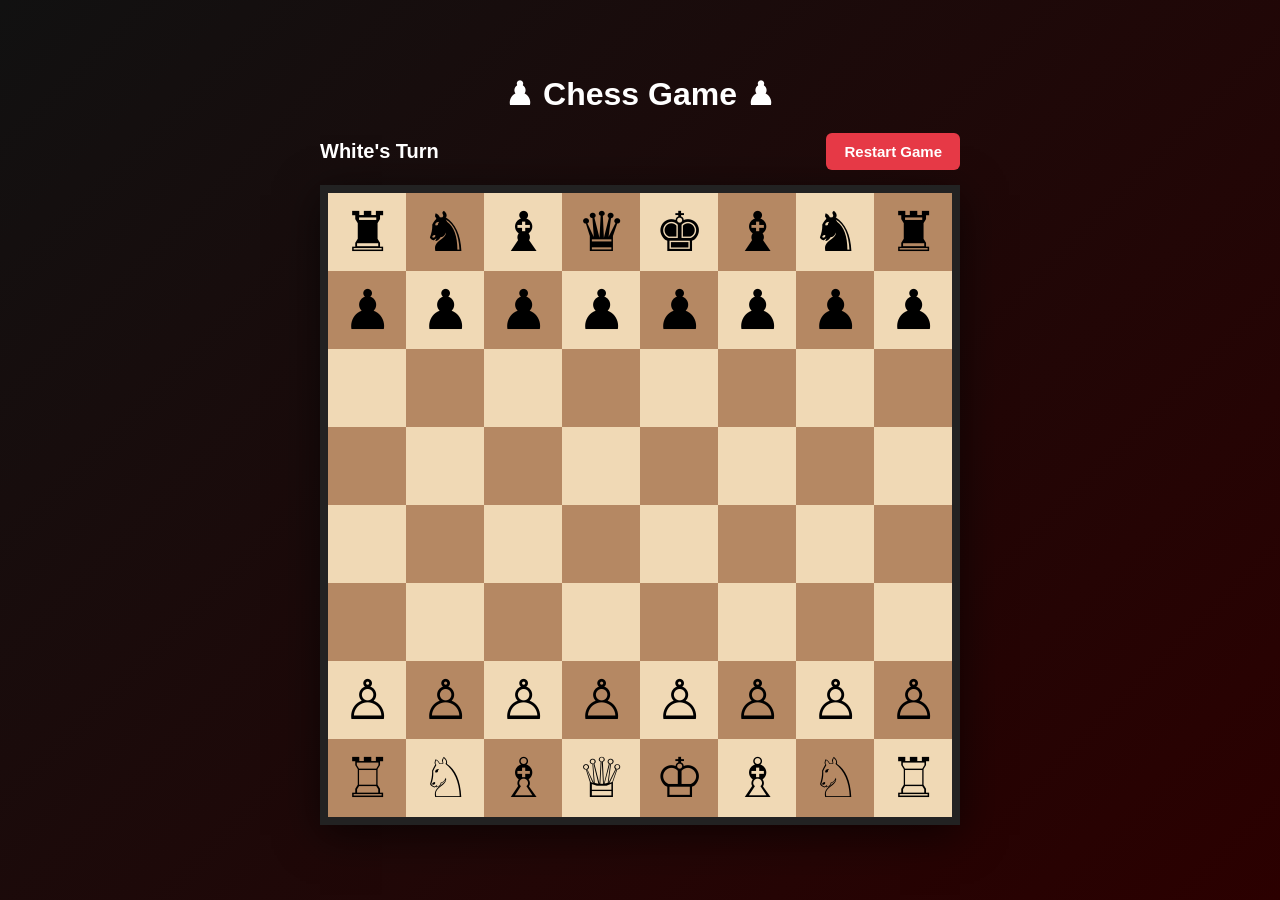
<file: Chessboard/index.html>
<!DOCTYPE html>
<html lang="en">
<head>
    <meta charset="UTF-8">
    <meta name="viewport" content="width=device-width, initial-scale=1.0">
    <title>Chess Game</title>

    <link rel="stylesheet" href="style.css">
</head>

<body>

    <div class="game-container">

        <h1>♟ Chess Game ♟</h1>

        <div class="game-info">
            <span id="turn">White's Turn</span>
            <button id="restartBtn">Restart Game</button>
        </div>

        <div id="chessboard"></div>

    </div>

    <script src="script.js"></script>

</body>
</html>
</file>
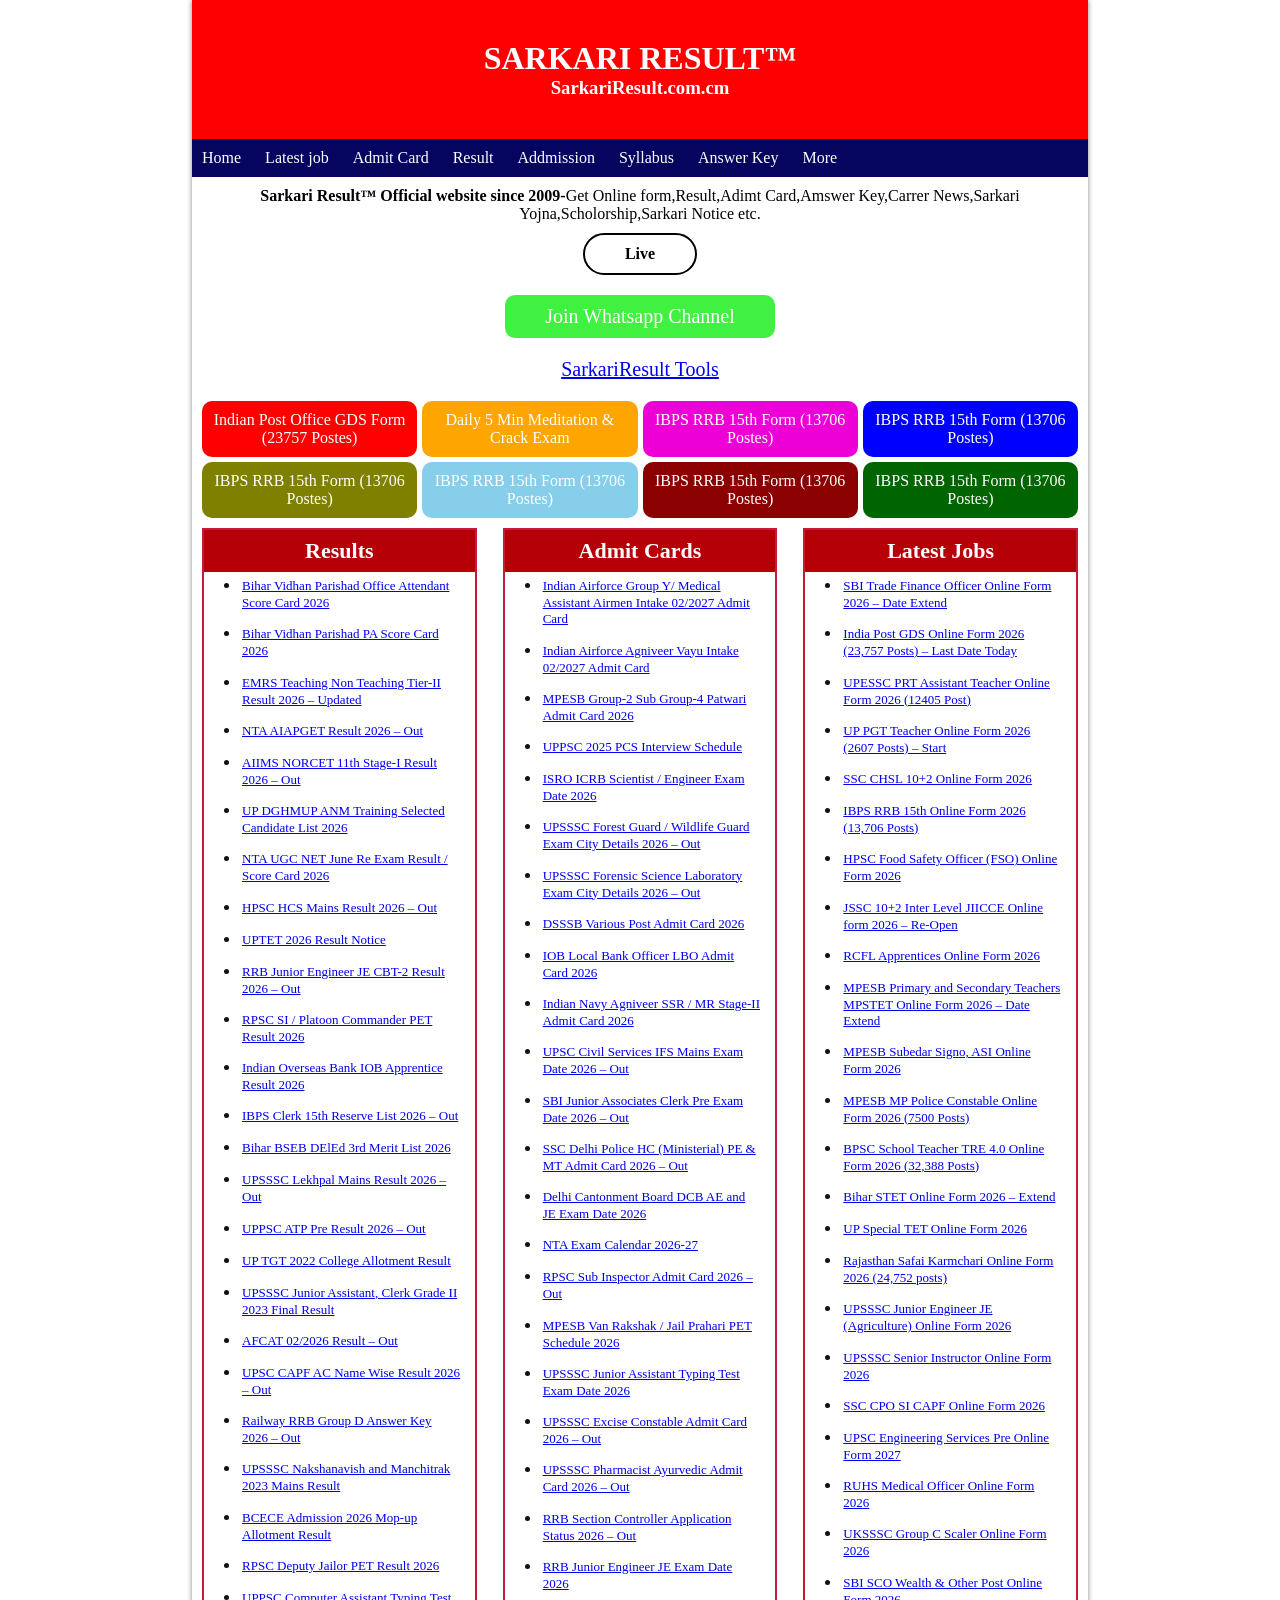
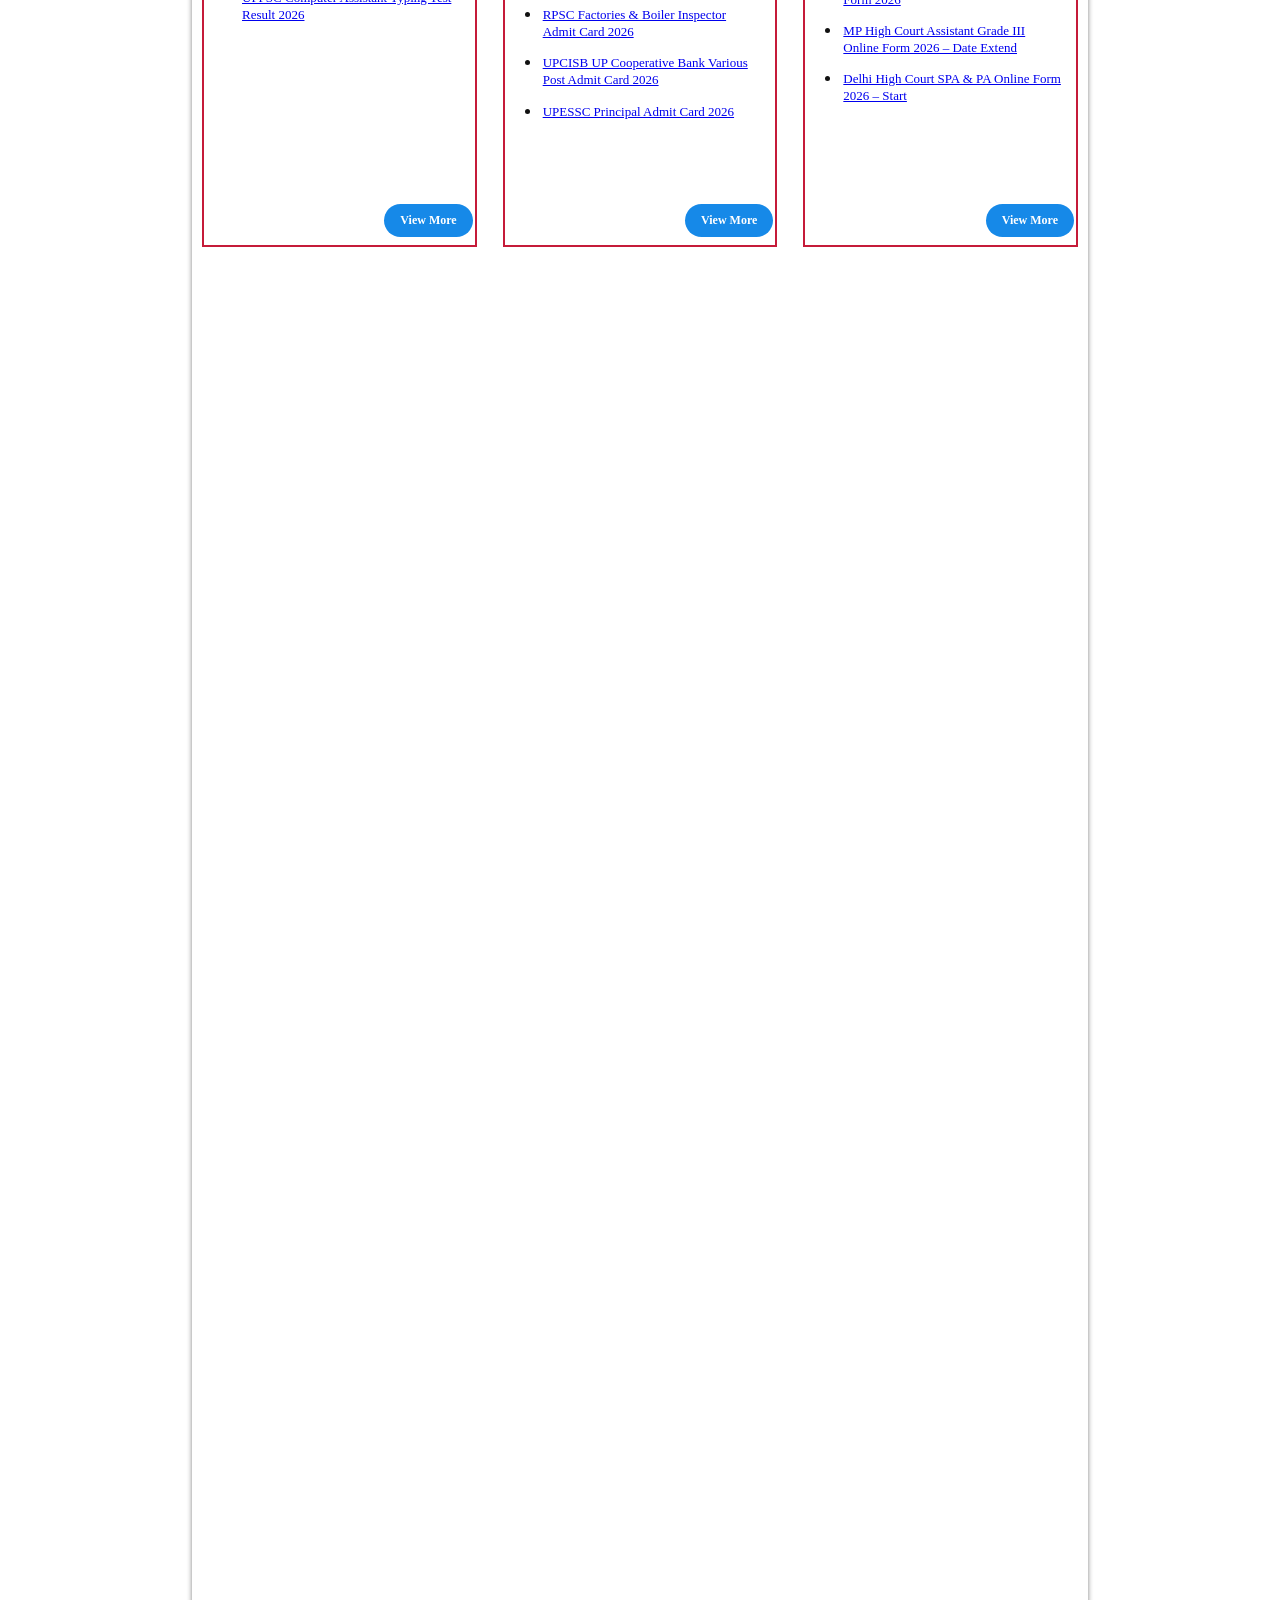
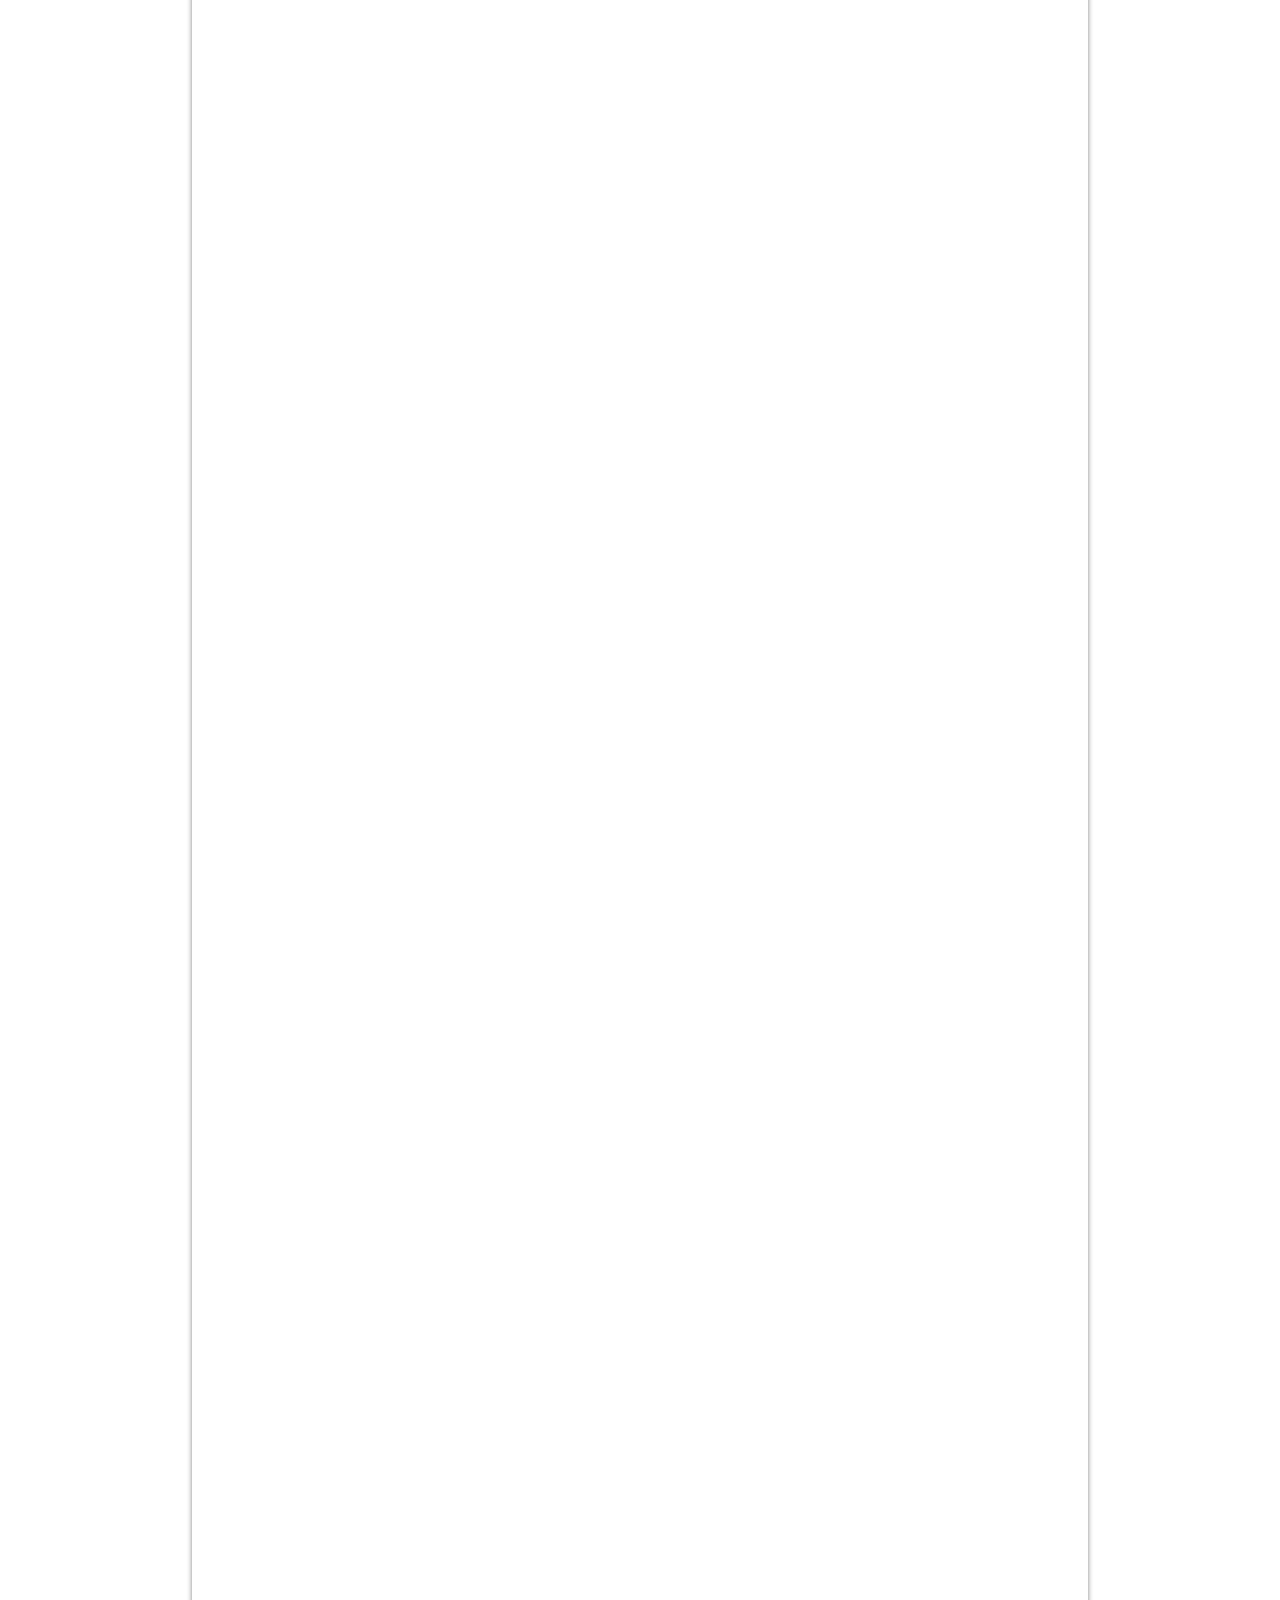
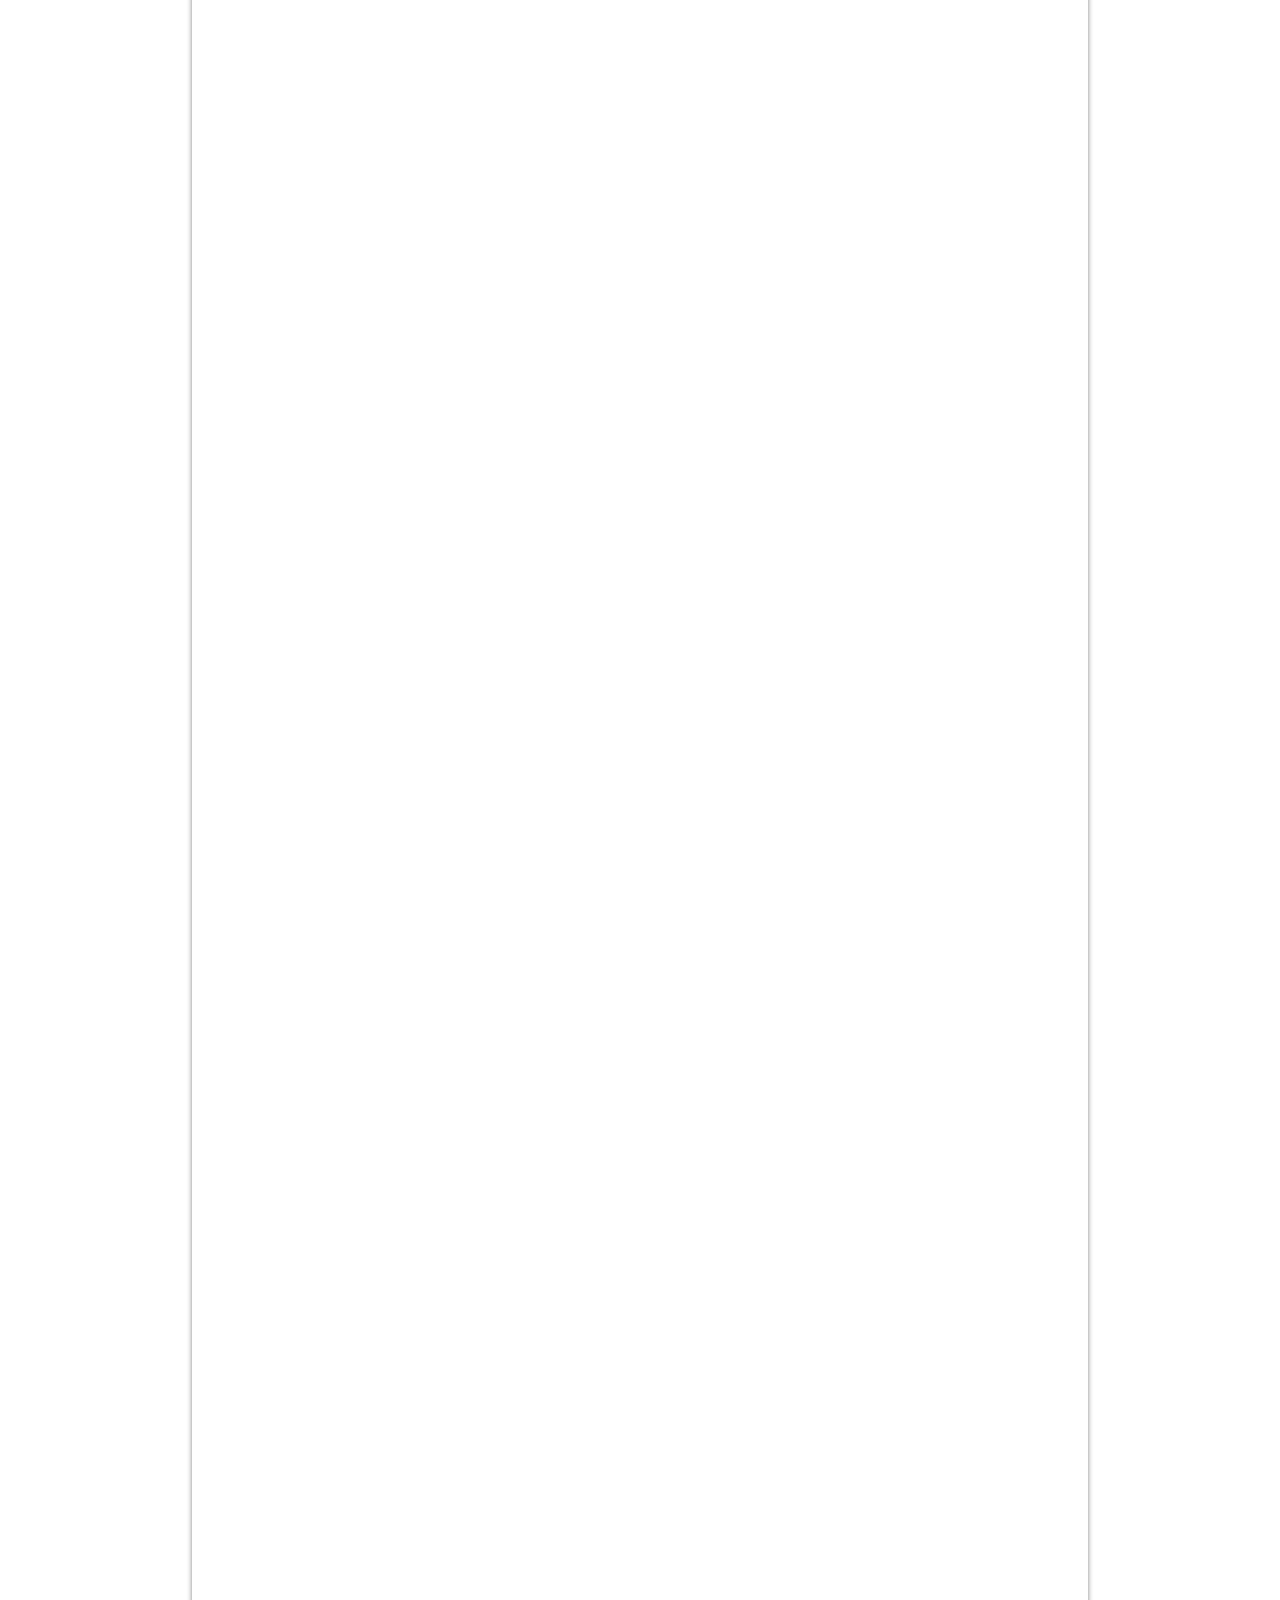
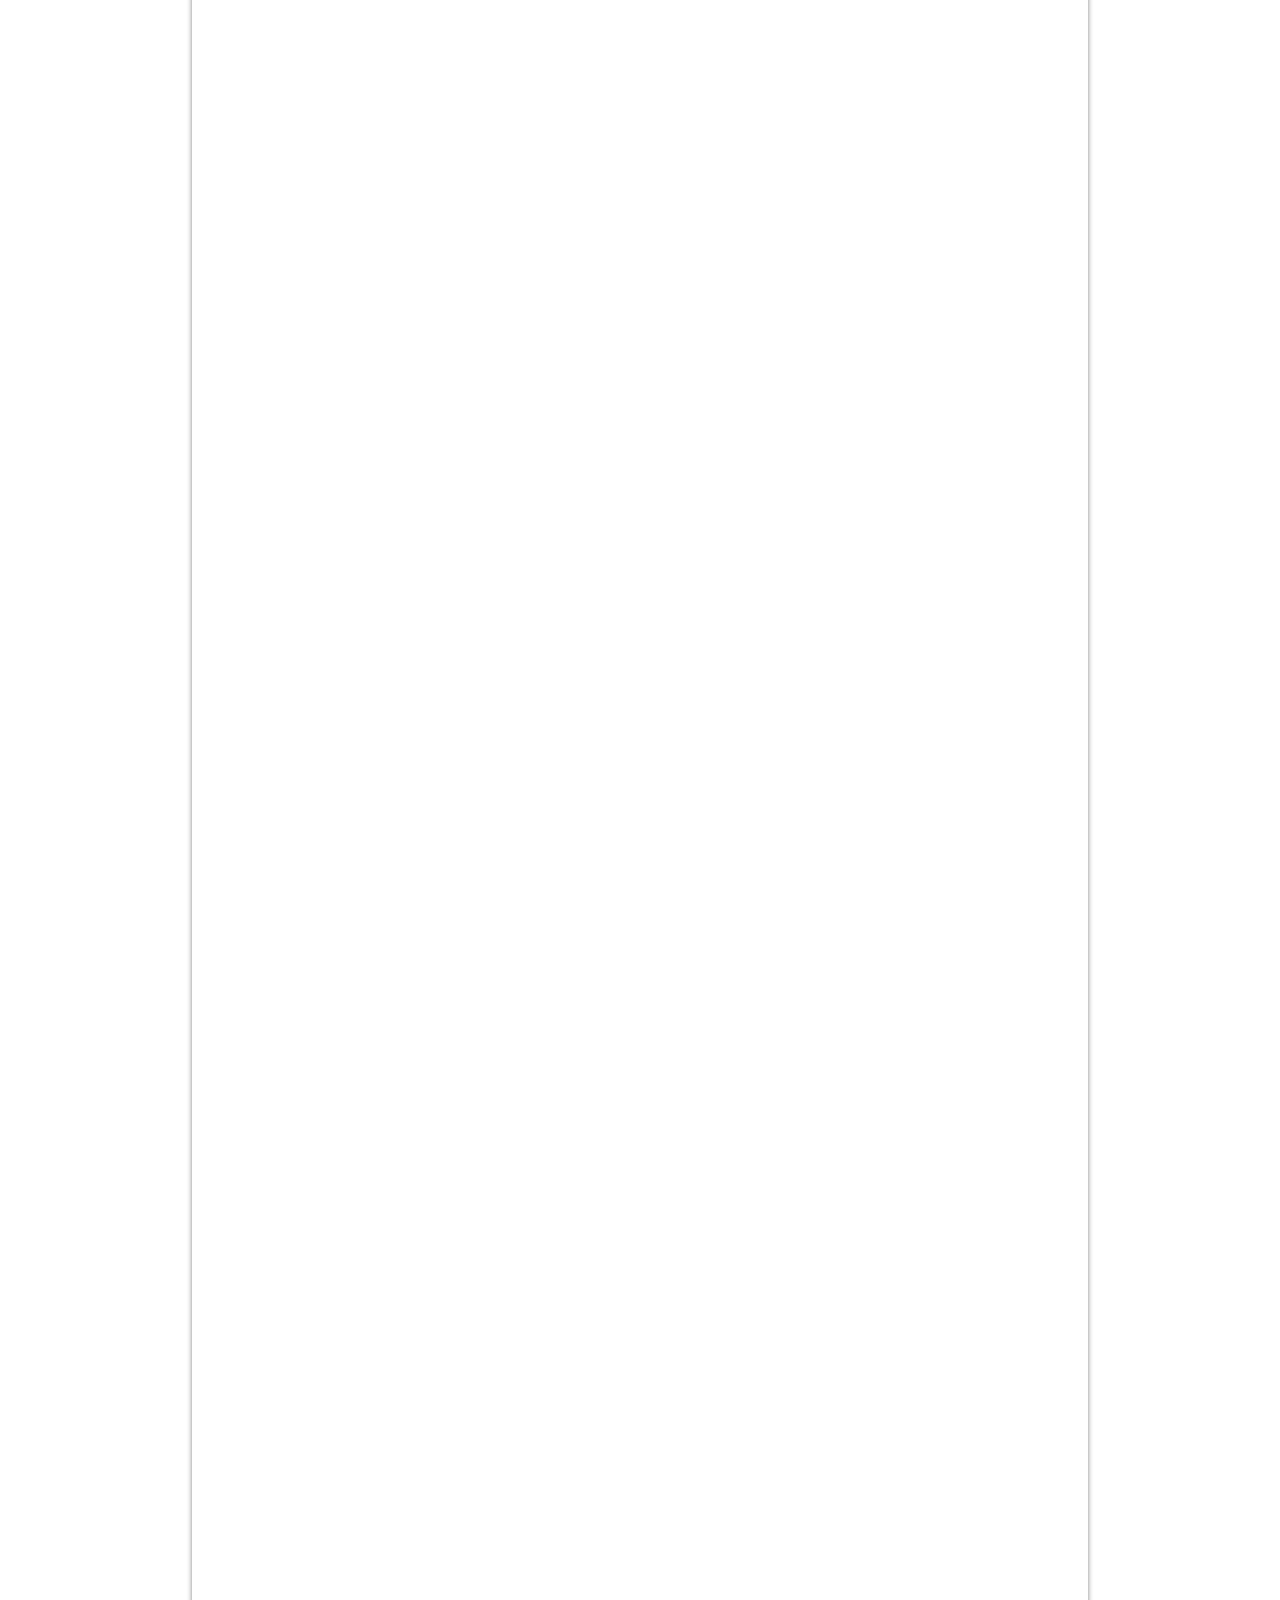
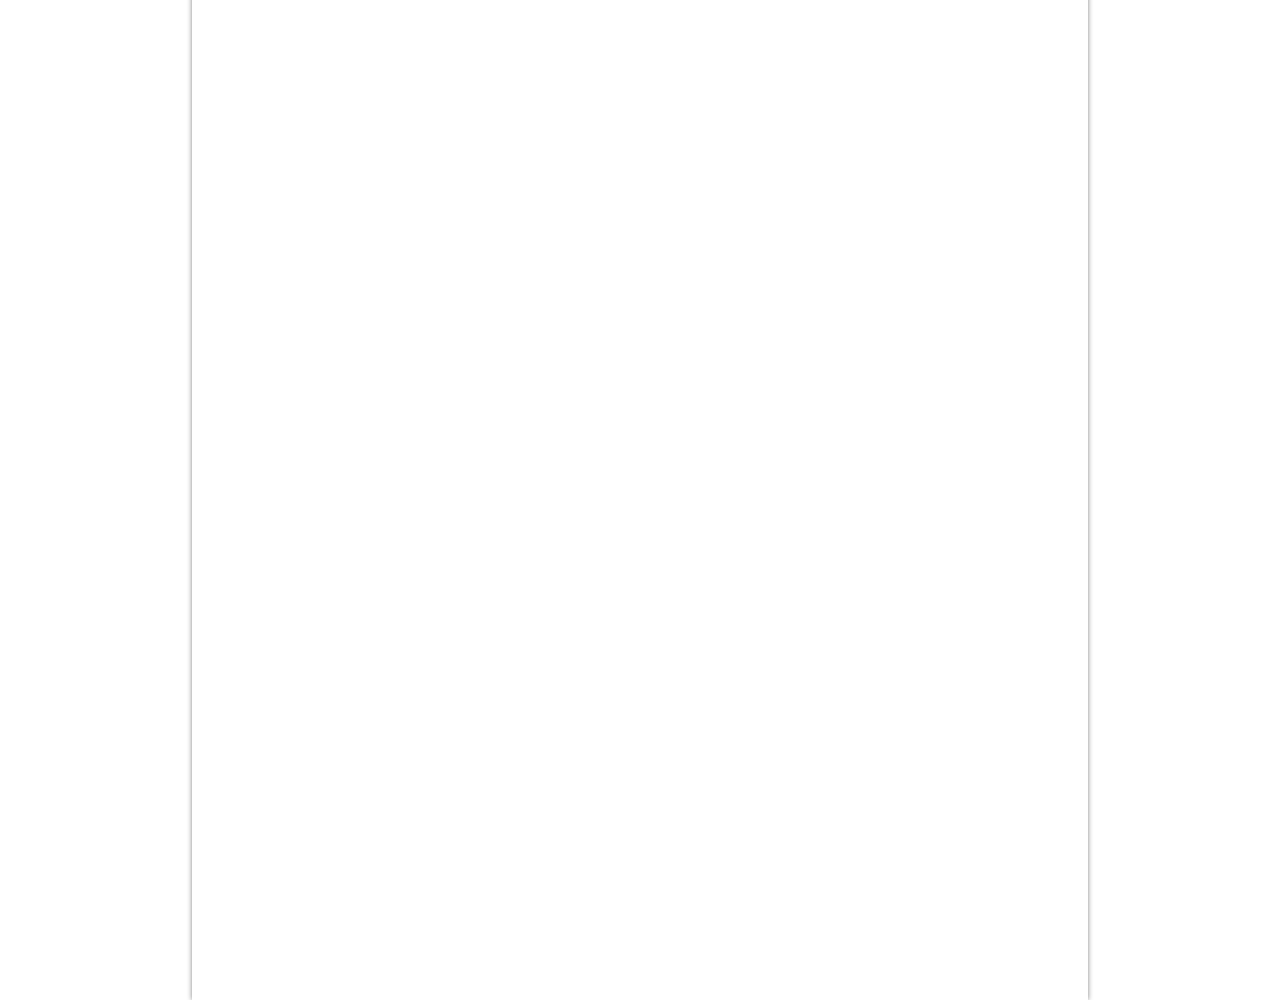
<file: SarkariResult/index.html>
<html>
    <head>
        <title>Sarkari Result</title>
        <link rel="stylesheet" href="style.css">
    </head>
    <body>
        <div class="main">

                <!-- top header  -->
            <div class="header">
                <h1>SARKARI RESULT™</h1>
                <H3>SarkariResult.com.cm</H3>
            </div>

                <!-- navbar -->
            <div class="navbar">
                <ul>
                    <li><a href="#">Home</a></li>
                    <li><a href="#">Latest job</a></li>
                    <li><a href="#">Admit Card</a></li>
                    <li><a href="#">Result</a></li>
                    <li><a href="#">Addmission</a></li>
                    <li><a href="#">Syllabus</a></li>
                    <li><a href="#">Answer Key</a></li>
                    <li><a href="#">More</a></li>
                </ul>
            </div>

            <!-- Advertisment -->
            <div class="add">
                <p><b>Sarkari Result™ Official website since 2009-</b>Get Online form,Result,Adimt Card,Amswer Key,Carrer News,Sarkari Yojna,Scholorship,Sarkari Notice etc.</p>
            </div>
                <!-- live -->
            <div class="live">Live</div>

            <!-- whatsapp -->
            <div class="whatsapp">Join Whatsapp Channel</div>

            <!-- tools -->
            <div class="tools"><a href="#">SarkariResult Tools</a></div>

            <div class="card-notice">
                <div class="card red"><a href="#">Indian Post Office GDS Form (23757 Postes)</a></div>
                <div class="card orange"><a href="#">Daily 5 Min Meditation & Crack Exam </a></div>
                <div class="card fusia"><a href="#">IBPS RRB 15th Form (13706 Postes)</a></div>
                <div class="card blue"><a href="#">IBPS RRB 15th Form (13706 Postes)</a></div>
                <div class="card green"><a href="#">IBPS RRB 15th Form (13706 Postes)</a></div>
                <div class="card skyblue"><a href="#">IBPS RRB 15th Form (13706 Postes)</a></div>
                <div class="card darkred"><a href="#">IBPS RRB 15th Form (13706 Postes)</a></div>
                <div class="card darkgreen"><a href="#">IBPS RRB 15th Form (13706 Postes)</a></div>
                
            </div>

            <div class="columns">

        <!-- ================= RESULTS ================= -->
        <section class="box">

            <h2>Results</h2>

            <ul>

                <li>
                    <a href="#">
                        Bihar Vidhan Parishad Office Attendant
                        Score Card 2026
                    </a>
                </li>

                <li>
                    <a href="#">
                        Bihar Vidhan Parishad PA Score Card 2026
                    </a>
                </li>

                <li>
                    <a href="#">
                        EMRS Teaching Non Teaching Tier-II
                        Result 2026 – Updated
                    </a>
                </li>

                <li>
                    <a href="#">
                        NTA AIAPGET Result 2026 – Out
                    </a>
                </li>

                <li>
                    <a href="#">
                        AIIMS NORCET 11th Stage-I Result 2026 – Out
                    </a>
                </li>

                <li>
                    <a href="#">
                        UP DGHMUP ANM Training Selected
                        Candidate List 2026
                    </a>
                </li>

                <li>
                    <a href="#">
                        NTA UGC NET June Re Exam Result /
                        Score Card 2026
                    </a>
                </li>

                <li>
                    <a href="#">
                        HPSC HCS Mains Result 2026 – Out
                    </a>
                </li>

                <li>
                    <a href="#">
                        UPTET 2026 Result Notice
                    </a>
                </li>

                <li>
                    <a href="#">
                        RRB Junior Engineer JE CBT-2 Result
                        2026 – Out
                    </a>
                </li>

                <li>
                    <a href="#">
                        RPSC SI / Platoon Commander PET
                        Result 2026
                    </a>
                </li>

                <li>
                    <a href="#">
                        Indian Overseas Bank IOB Apprentice
                        Result 2026
                    </a>
                </li>

                <li>
                    <a href="#">
                        IBPS Clerk 15th Reserve List 2026 – Out
                    </a>
                </li>

                <li>
                    <a href="#">
                        Bihar BSEB DElEd 3rd Merit List 2026
                    </a>
                </li>

                <li>
                    <a href="#">
                        UPSSSC Lekhpal Mains Result 2026 – Out
                    </a>
                </li>

                <li>
                    <a href="#">
                        UPPSC ATP Pre Result 2026 – Out
                    </a>
                </li>

                <li>
                    <a href="#">
                        UP TGT 2022 College Allotment Result
                    </a>
                </li>

                <li>
                    <a href="#">
                        UPSSSC Junior Assistant, Clerk Grade II
                        2023 Final Result
                    </a>
                </li>

                <li>
                    <a href="#">
                        AFCAT 02/2026 Result – Out
                    </a>
                </li>

                <li>
                    <a href="#">
                        UPSC CAPF AC Name Wise Result 2026 – Out
                    </a>
                </li>

                <li>
                    <a href="#">
                        Railway RRB Group D Answer Key 2026 – Out
                    </a>
                </li>

                <li>
                    <a href="#">
                        UPSSSC Nakshanavish and Manchitrak
                        2023 Mains Result
                    </a>
                </li>

                <li>
                    <a href="#">
                        BCECE Admission 2026 Mop-up
                        Allotment Result
                    </a>
                </li>

                <li>
                    <a href="#">
                        RPSC Deputy Jailor PET Result 2026
                    </a>
                </li>

                <li>
                    <a href="#">
                        UPPSC Computer Assistant Typing Test
                        Result 2026
                    </a>
                </li>

            </ul>

            <div class="button-area">
                <a href="#" class="more-btn">View More</a>
            </div>

        </section>


        <!-- ================= ADMIT CARDS ================= -->
        <section class="box">

            <h2>Admit Cards</h2>

            <ul>

                <li>
                    <a href="#">
                        Indian Airforce Group Y/ Medical
                        Assistant Airmen Intake 02/2027 Admit Card
                    </a>
                </li>

                <li>
                    <a href="#">
                        Indian Airforce Agniveer Vayu Intake
                        02/2027 Admit Card
                    </a>
                </li>

                <li>
                    <a href="#">
                        MPESB Group-2 Sub Group-4 Patwari
                        Admit Card 2026
                    </a>
                </li>

                <li>
                    <a href="#">
                        UPPSC 2025 PCS Interview Schedule
                    </a>
                </li>

                <li>
                    <a href="#">
                        ISRO ICRB Scientist / Engineer Exam
                        Date 2026
                    </a>
                </li>

                <li>
                    <a href="#">
                        UPSSSC Forest Guard / Wildlife Guard
                        Exam City Details 2026 – Out
                    </a>
                </li>

                <li>
                    <a href="#">
                        UPSSSC Forensic Science Laboratory
                        Exam City Details 2026 – Out
                    </a>
                </li>

                <li>
                    <a href="#">
                        DSSSB Various Post Admit Card 2026
                    </a>
                </li>

                <li>
                    <a href="#">
                        IOB Local Bank Officer LBO Admit
                        Card 2026
                    </a>
                </li>

                <li>
                    <a href="#">
                        Indian Navy Agniveer SSR / MR Stage-II
                        Admit Card 2026
                    </a>
                </li>

                <li>
                    <a href="#">
                        UPSC Civil Services IFS Mains Exam
                        Date 2026 – Out
                    </a>
                </li>

                <li>
                    <a href="#">
                        SBI Junior Associates Clerk Pre Exam
                        Date 2026 – Out
                    </a>
                </li>

                <li>
                    <a href="#">
                        SSC Delhi Police HC (Ministerial) PE &
                        MT Admit Card 2026 – Out
                    </a>
                </li>

                <li>
                    <a href="#">
                        Delhi Cantonment Board DCB AE and
                        JE Exam Date 2026
                    </a>
                </li>

                <li>
                    <a href="#">
                        NTA Exam Calendar 2026-27
                    </a>
                </li>

                <li>
                    <a href="#">
                        RPSC Sub Inspector Admit Card 2026 – Out
                    </a>
                </li>

                <li>
                    <a href="#">
                        MPESB Van Rakshak / Jail Prahari
                        PET Schedule 2026
                    </a>
                </li>

                <li>
                    <a href="#">
                        UPSSSC Junior Assistant Typing Test
                        Exam Date 2026
                    </a>
                </li>

                <li>
                    <a href="#">
                        UPSSSC Excise Constable Admit Card
                        2026 – Out
                    </a>
                </li>

                <li>
                    <a href="#">
                        UPSSSC Pharmacist Ayurvedic Admit
                        Card 2026 – Out
                    </a>
                </li>

                <li>
                    <a href="#">
                        RRB Section Controller Application
                        Status 2026 – Out
                    </a>
                </li>

                <li>
                    <a href="#">
                        RRB Junior Engineer JE Exam Date
                        2026
                    </a>
                </li>

                <li>
                    <a href="#">
                        RPSC Factories & Boiler Inspector
                        Admit Card 2026
                    </a>
                </li>

                <li>
                    <a href="#">
                        UPCISB UP Cooperative Bank Various
                        Post Admit Card 2026
                    </a>
                </li>

                <li>
                    <a href="#">
                        UPESSC Principal Admit Card 2026
                    </a>
                </li>

            </ul>

            <div class="button-area">
                <a href="#" class="more-btn">View More</a>
            </div>

        </section>


        <!-- ================= LATEST JOBS ================= -->
        <section class="box">

            <h2>Latest Jobs</h2>

            <ul>

                <li>
                    <a href="#">
                        SBI Trade Finance Officer Online Form
                        2026 – Date Extend
                    </a>
                </li>

                <li>
                    <a href="#">
                        India Post GDS Online Form 2026
                        (23,757 Posts) – Last Date Today
                    </a>
                </li>

                <li>
                    <a href="#">
                        UPESSC PRT Assistant Teacher
                        Online Form 2026 (12405 Post)
                    </a>
                </li>

                <li>
                    <a href="#">
                        UP PGT Teacher Online Form 2026
                        (2607 Posts) – Start
                    </a>
                </li>

                <li>
                    <a href="#">
                        SSC CHSL 10+2 Online Form 2026
                    </a>
                </li>

                <li>
                    <a href="#">
                        IBPS RRB 15th Online Form 2026
                        (13,706 Posts)
                    </a>
                </li>

                <li>
                    <a href="#">
                        HPSC Food Safety Officer (FSO)
                        Online Form 2026
                    </a>
                </li>

                <li>
                    <a href="#">
                        JSSC 10+2 Inter Level JIICCE Online
                        form 2026 – Re-Open
                    </a>
                </li>

                <li>
                    <a href="#">
                        RCFL Apprentices Online Form 2026
                    </a>
                </li>

                <li>
                    <a href="#">
                        MPESB Primary and Secondary
                        Teachers MPSTET Online Form 2026
                        – Date Extend
                    </a>
                </li>

                <li>
                    <a href="#">
                        MPESB Subedar Signo, ASI Online
                        Form 2026
                    </a>
                </li>

                <li>
                    <a href="#">
                        MPESB MP Police Constable Online
                        Form 2026 (7500 Posts)
                    </a>
                </li>

                <li>
                    <a href="#">
                        BPSC School Teacher TRE 4.0 Online
                        Form 2026 (32,388 Posts)
                    </a>
                </li>

                <li>
                    <a href="#">
                        Bihar STET Online Form 2026 –
                        Extend
                    </a>
                </li>

                <li>
                    <a href="#">
                        UP Special TET Online Form 2026
                    </a>
                </li>

                <li>
                    <a href="#">
                        Rajasthan Safai Karmchari Online
                        Form 2026 (24,752 posts)
                    </a>
                </li>

                <li>
                    <a href="#">
                        UPSSSC Junior Engineer JE
                        (Agriculture) Online Form 2026
                    </a>
                </li>

                <li>
                    <a href="#">
                        UPSSSC Senior Instructor Online
                        Form 2026
                    </a>
                </li>

                <li>
                    <a href="#">
                        SSC CPO SI CAPF Online Form 2026
                    </a>
                </li>

                <li>
                    <a href="#">
                        UPSC Engineering Services Pre
                        Online Form 2027
                    </a>
                </li>

                <li>
                    <a href="#">
                        RUHS Medical Officer Online Form
                        2026
                    </a>
                </li>

                <li>
                    <a href="#">
                        UKSSSC Group C Scaler Online Form
                        2026
                    </a>
                </li>

                <li>
                    <a href="#">
                        SBI SCO Wealth & Other Post Online
                        Form 2026
                    </a>
                </li>

                <li>
                    <a href="#">
                        MP High Court Assistant Grade III
                        Online Form 2026 – Date Extend
                    </a>
                </li>

                <li>
                    <a href="#">
                        Delhi High Court SPA & PA Online
                        Form 2026 – Start
                    </a>
                </li>

            </ul>

            <div class="button-area">
                <a href="#" class="more-btn">View More</a>
            </div>

        </section>

         

        </div>
    </body>
</html>
</file>
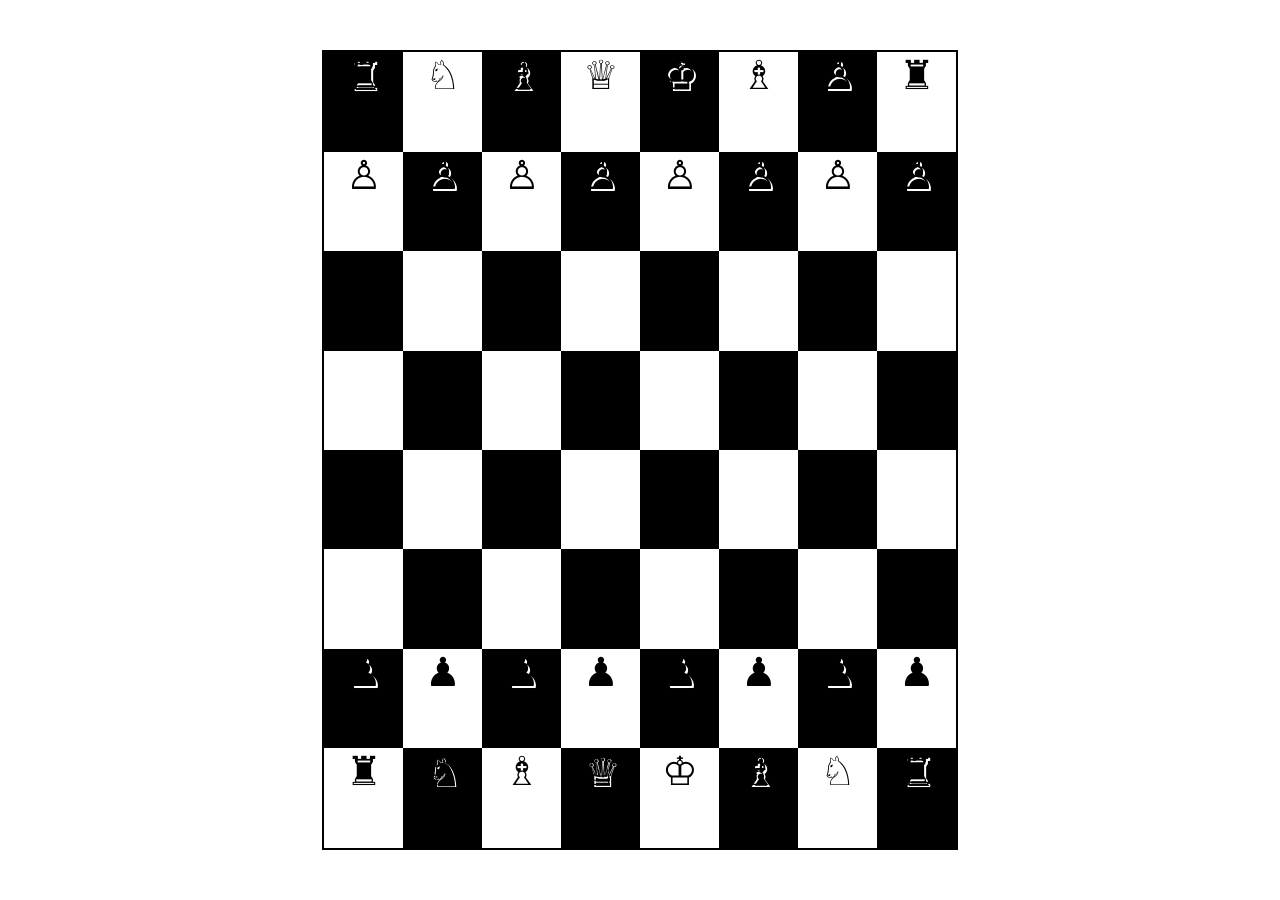
<file: Chessboard/Chessboard/index.html>
<html>
    <head>
        <title>Chessboard</title>
        <link rel="stylesheet" href="style.css">
    </head>
    <body>
        <div class="chessboard">
            <div class="black">&#9820;</div>
            <div class="white">&#9816;</div>
            <div class="black">&#9815;</div>
            <div class="white">&#9813;</div>
            <div class="black">&#9812;</div>
            <div class="white">	&#9815;</div>
            <div class="black">	&#9817;</div>
            <div class="white">&#9820;</div>
            
            <div class="white">&#9817;</div>
            <div class="black">&#9817;</div>
            <div class="white">&#9817;</div>
            <div class="black">&#9817;</div>
            <div class="white">&#9817;</div>
            <div class="black">&#9817;</div>
            <div class="white">&#9817;</div>
            <div class="black">&#9817;</div>
            
            <div class="black"></div>
            <div class="white"></div>
            <div class="black"></div>
            <div class="white"></div>
            <div class="black"></div>
            <div class="white"></div>
            <div class="black"></div>
            <div class="white"></div>
            
            <div class="white"></div>
            <div class="black"></div>
            <div class="white"></div>
            <div class="black"></div>
            <div class="white"></div>
            <div class="black"></div>
            <div class="white"></div>
            <div class="black"></div>

            <div class="black"></div>
            <div class="white"></div>
            <div class="black"></div>
            <div class="white"></div>
            <div class="black"></div>
            <div class="white"></div>
            <div class="black"></div>
            <div class="white"></div>
            
            <div class="white"></div>
            <div class="black"></div>
            <div class="white"></div>
            <div class="black"></div>
            <div class="white"></div>
            <div class="black"></div>
            <div class="white"></div>
            <div class="black"></div>
            
            <div class="black">&#9823</div>
            <div class="white">&#9823</div>
            <div class="black">&#9823</div>
            <div class="white">&#9823</div>
            <div class="black">&#9823</div>
            <div class="white">&#9823</div>
            <div class="black">&#9823</div>
            <div class="white">&#9823</div>
            
            <div class="white">&#9820;</div>
            <div class="black">&#9816;</div>
            <div class="white">&#9815;</div>
            <div class="black">&#9813;</div>
            <div class="white">&#9812;</div>
            <div class="black">	&#9815;</div>
            <div class="white">&#9816;</div>
            <div class="black">&#9820;</div>


        </div>
    </body>
</html>
</file>
<file: Chessboard/style.css>
* {
    margin: 0;
    padding: 0;
    box-sizing: border-box;
}

body {
    min-height: 100vh;
    display: flex;
    justify-content: center;
    align-items: center;

    background: linear-gradient(135deg, #111, #2b0000);
    font-family: Arial, sans-serif;
}

.game-container {
    text-align: center;
}

h1 {
    color: white;
    margin-bottom: 20px;
    font-size: 32px;
}

.game-info {
    width: 640px;
    max-width: 95vw;

    display: flex;
    justify-content: space-between;
    align-items: center;

    margin-bottom: 15px;
}

#turn {
    color: white;
    font-size: 20px;
    font-weight: bold;
}

#restartBtn {
    padding: 10px 18px;
    border: none;
    border-radius: 6px;

    background: #e63946;
    color: white;

    font-size: 15px;
    font-weight: bold;

    cursor: pointer;
    transition: 0.3s;
}

#restartBtn:hover {
    background: #ff1e35;
    transform: scale(1.05);
}

/* Chess Board */

#chessboard {
    width: 640px;
    height: 640px;

    max-width: 95vw;
    max-height: 95vw;

    display: grid;
    grid-template-columns: repeat(8, 1fr);
    grid-template-rows: repeat(8, 1fr);

    border: 8px solid #222;
    box-shadow: 0 10px 40px rgba(0, 0, 0, 0.6);
}

/* Squares */

.square {
    display: flex;
    justify-content: center;
    align-items: center;

    position: relative;

    cursor: pointer;
}

.light {
    background: #f0d9b5;
}

.dark {
    background: #b58863;
}

/* Chess Pieces */

.piece {
    font-size: clamp(30px, 6vw, 55px);

    user-select: none;

    transition: transform 0.2s;
}

.square:hover .piece {
    transform: scale(1.1);
}

/* Selected square */

.selected {
    box-shadow: inset 0 0 0 5px #00ff88;
}

/* Possible move */

.valid-move::after {
    content: "";

    width: 18px;
    height: 18px;

    background: rgba(0, 255, 100, 0.8);

    border-radius: 50%;

    position: absolute;
}

/* Capture */

.valid-capture {
    box-shadow: inset 0 0 0 5px #ff3333;
}

/* Responsive */

@media (max-width: 600px) {

    h1 {
        font-size: 25px;
    }

    .game-info {
        width: 95vw;
    }

    #turn {
        font-size: 16px;
    }

    #restartBtn {
        padding: 8px 12px;
        font-size: 13px;
    }

    #chessboard {
        border-width: 4px;
    }
}
</file>
<file: SarkariResult/style.css>
*{
    padding: 0;
    margin: 0;
}
body{
    display: flex;
    justify-content: center;
}
.main{

    height: 1000vh;
    width: 70%;
    box-shadow: 0 0 5px gray;
}
.header{
    background-color: red;
    color: white;
    text-align: center;
    padding: 40px;
}
.navbar{
    background-color:#05055f;
}
.navbar ul{
    list-style: none;
}
.navbar ul li{
    display: inline-block;
    padding: 10px;
}
.navbar ul li a{
    color: white;
    text-decoration: none;
}
.add{
    text-align: center;
    margin: 10px;
}
.live{
    border: 2px solid black;
    width: 10%;
    border-radius: 30px;
    text-align: center;
    margin: auto;
    padding: 10px;
    font-weight: bold;
}
.whatsapp{
    background-color: rgb(65, 241, 65);
    width: 28%;
    text-align: center;
    padding: 10px;
    border-radius: 10px;
    color: white;
    font-size: 20px;
    margin: auto;
    margin-top: 20px;
}
.tools{
    width: 28%;
    text-align: center;
    margin: auto;
    padding: 10px;
    margin-top: 10px;
}
.tools a{
    font-size: 20px;
}
.card-notice{
    display: grid;
    grid-template-columns:repeat(4,1fr);
    gap: 5px;
    margin: 10px;
}
.card{
    padding: 10px;
}
.red{
    background-color: #ff0000;
    border-radius: 10px;
    text-align: center;
}
.red a{
    text-decoration: none;
    color: white;
}
.orange{
    background-color:orange;
    border-radius: 10px;
    text-align: center;
}
.orange a{
    text-decoration: none;
    color: white;
}
.fusia{
    background-color:#ed00d6;
    border-radius: 10px;
    text-align:center;
}
.fusia a{
    text-decoration: none;
    color: white;
}
.blue{
    background-color:blue;
    border-radius: 10px;
    text-align:center;
}
.blue a{
    text-decoration: none;
    color: white;
}
.green{
    background-color:olive;
    border-radius: 10px;
    text-align:center;
}
.green a{
    text-decoration: none;
    color: white;
}
.skyblue{
    background-color:skyblue;
    border-radius: 10px;
    text-align:center;
}
.skyblue a{
    text-decoration: none;
    color: white;
}
.darkred{
    background-color:darkred;
    border-radius: 10px;
    text-align:center;
}
.darkred a{
    text-decoration: none;
    color: white;
}
.darkgreen{
    background-color:darkgreen;
    border-radius: 10px;
    text-align:center;
}
.darkgreen a{
    text-decoration: none;
    color: white;
}

.columns {
    display: grid;
    grid-template-columns:1fr 1fr 1fr;
    gap: 26px;
    margin: 10px;
}
.box {
    position: relative;
    border: 2px solid #c51b39;
    background: white;
    min-height: 1260px;
    padding-bottom: 55px;
}

.box h2 {
    background: #b50008;
    color: white;
    text-align: center;
    font-size: 22px;
    padding: 8px 5px;
    margin: 0 0 3px 0;
}

.box ul {
    margin: 0;
    padding: 0 14px 0 36px;
}

.box li {
    padding-left: 2px;
    margin: 0;
    line-height: 1.25;
    margin-bottom: 12px;
}

.box li::marker {
    color: #111;
}

.box li a {
    color: #0000ee;
    text-decoration: underline;
    font-size: 13px;
    font-weight: 500;
}

.box li a:hover {
    color: #ff0000;
}

.button-area {
    position: absolute;
    bottom: 8px;
    right: 2px;
    width: 100%;
    text-align: right;
    padding-right: 0;
}

.more-btn {
    display: inline-block;
    background: #1689e8;
    color: white;
    text-decoration: none;
    font-weight: bold;
    padding: 9px 16px;
    border-radius: 20px;
    font-size: 12px;
}

.more-btn:hover {
    background: #005fb8;
    transform: scale(1.05);
}
</file>
<file: Chessboard/Chessboard/style.css>
body{
    display: flex;
    align-items: center;
    justify-content: center;
}
.chessboard{
    border: 2px solid black;
    height:90%;
    width: 50%;
    display: flex;
    flex-wrap: wrap;
}
.chessboard div{
    width: calc(100%/8);
    text-align: center;
    font-size: 40px;
    text-shadow: 2px 2px white;
}

.black{
    background-color: black;
    height: 12.5%;
    width: 100%;
}
.white{
    background-color: white;
    height: 12.5%;
    width: 100%;
}
</file>
